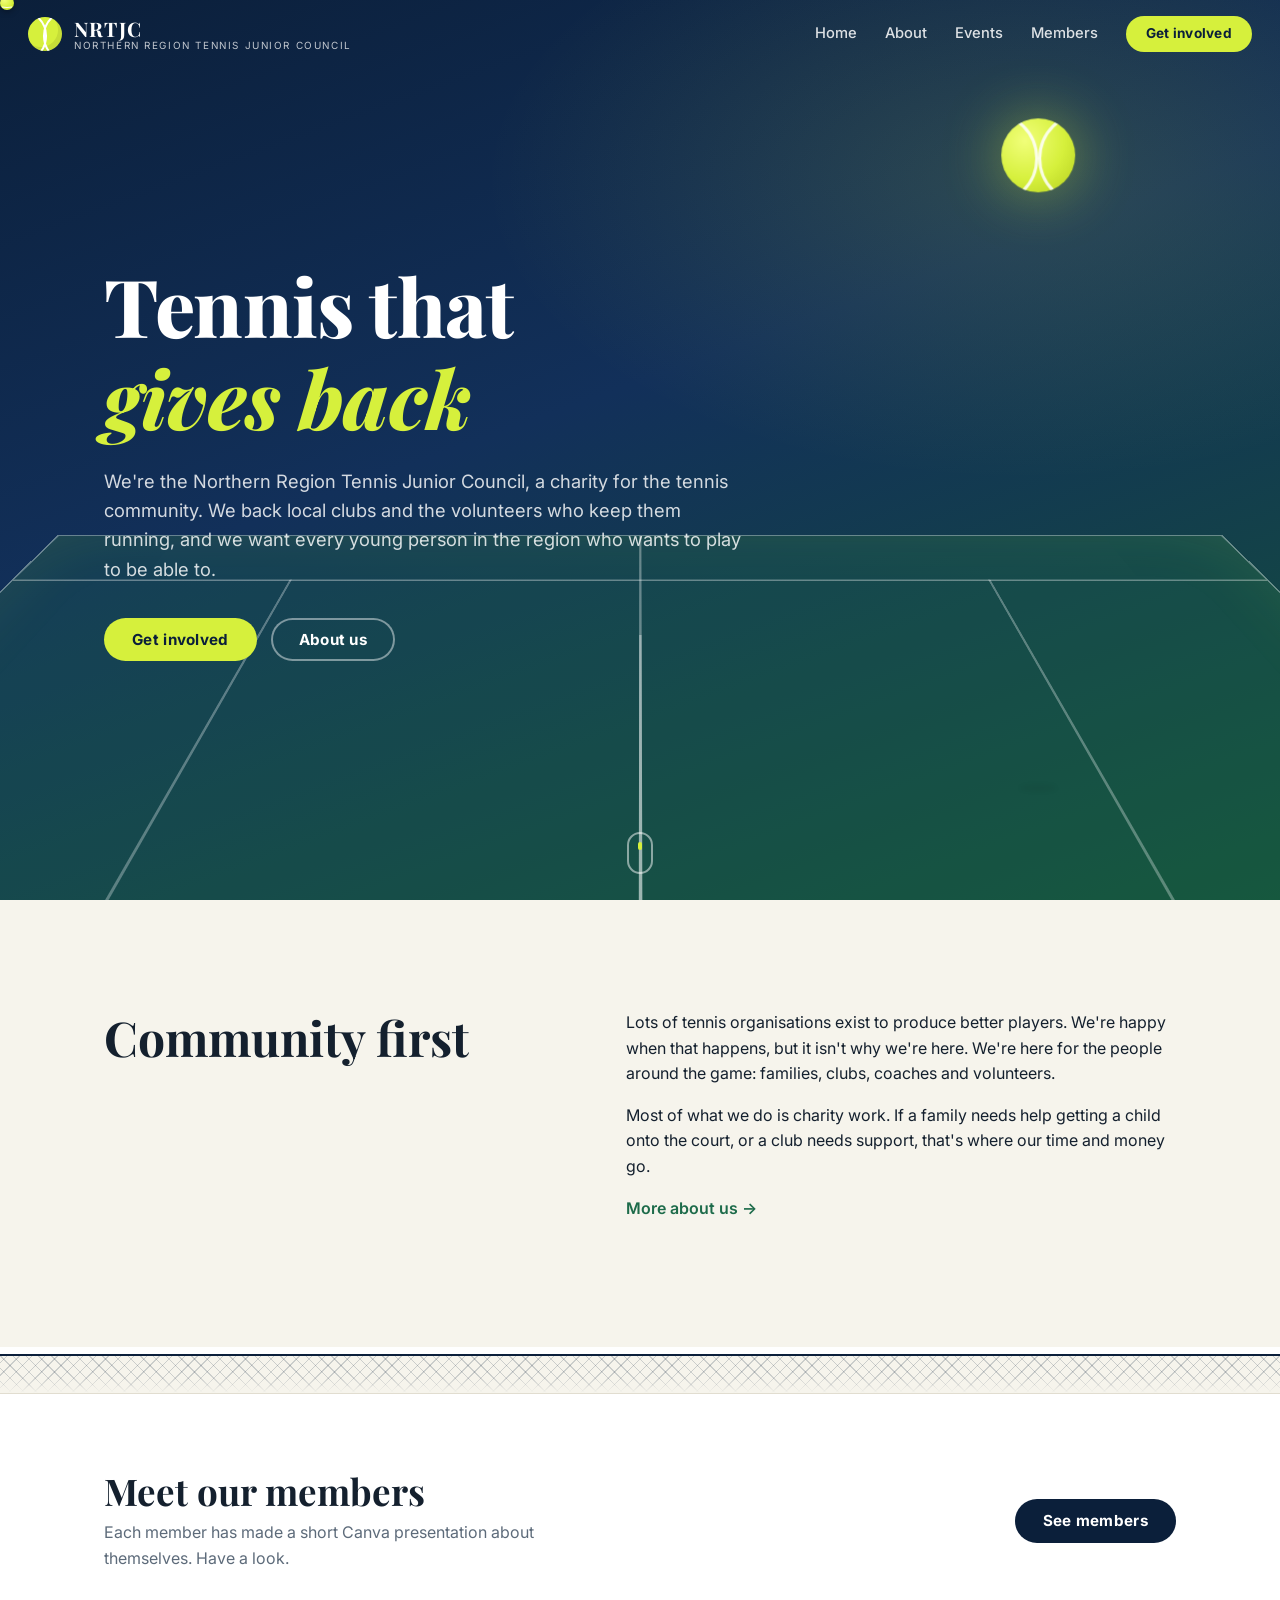
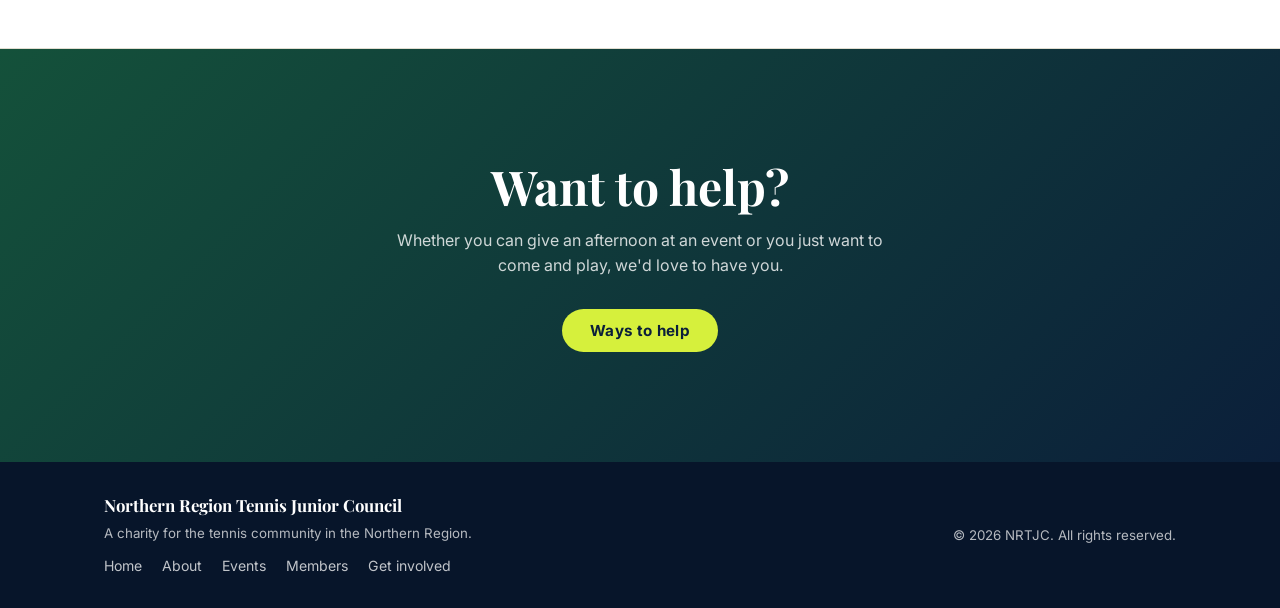
<file: index.html>
<!doctype html>
<html lang="en">
<head>
  <meta charset="utf-8">
  <meta name="viewport" content="width=device-width, initial-scale=1">
  <title>Northern Region Tennis Junior Council</title>
  <meta name="description" content="The Northern Region Tennis Junior Council is a charity for the tennis community in the Northern Region.">
  <link rel="preconnect" href="https://fonts.googleapis.com">
  <link rel="preconnect" href="https://fonts.gstatic.com" crossorigin>
  <link href="https://fonts.googleapis.com/css2?family=Inter:wght@400;500;600;700&family=Playfair+Display:wght@600;700;800&display=swap" rel="stylesheet">
  <link rel="stylesheet" href="styles.css">
</head>
<body data-page="home">
<main>
  <section class="hero hero-simple">
    <div class="court" aria-hidden="true">
      <div class="court-lines"></div>
      <div class="ball"></div>
      <div class="ball-shadow"></div>
    </div>
    <div class="hero-inner">
      <h1>Tennis that <em>gives&nbsp;back</em></h1>
      <p class="lead">We're the Northern Region Tennis Junior Council, a charity for the tennis community. We back local clubs and the volunteers who keep them running, and we want every young person in the region who wants to play to be able to.</p>
      <div class="hero-cta">
        <a href="get-involved.html" class="btn">Get involved</a>
        <a href="about.html" class="btn btn-ghost">About us</a>
      </div>
    </div>
    <a href="#intro" class="scroll-cue" aria-label="Scroll down"><span></span></a>
  </section>

  <section class="section" id="intro">
    <div class="wrap two-col">
      <div class="reveal">
        <h2>Community first</h2>
      </div>
      <div class="reveal">
        <p>Lots of tennis organisations exist to produce better players. We're happy when that happens, but it isn't why we're here. We're here for the people around the game: families, clubs, coaches and volunteers.</p>
        <p>Most of what we do is charity work. If a family needs help getting a child onto the court, or a club needs support, that's where our time and money go.</p>
        <p><a class="text-link" href="about.html">More about us &rarr;</a></p>
      </div>
    </div>
  </section>

  <div class="net" aria-hidden="true"></div>

  <section class="band">
    <div class="wrap split reveal">
      <div><h2>Meet our members</h2><p>Each member has made a short Canva presentation about themselves. Have a look.</p></div>
      <a href="members.html" class="btn btn-navy">See members</a>
    </div>
  </section>

  <section class="section cta">
    <div class="wrap center reveal">
      <h2>Want to help?</h2>
      <p>Whether you can give an afternoon at an event or you just want to come and play, we'd love to have you.</p>
      <a href="get-involved.html" class="btn">Ways to help</a>
    </div>
  </section>
</main>

<script src="site-config.js"></script>
<script src="layout.js"></script>
<script src="fun.js"></script>
</body>
</html>
</file>
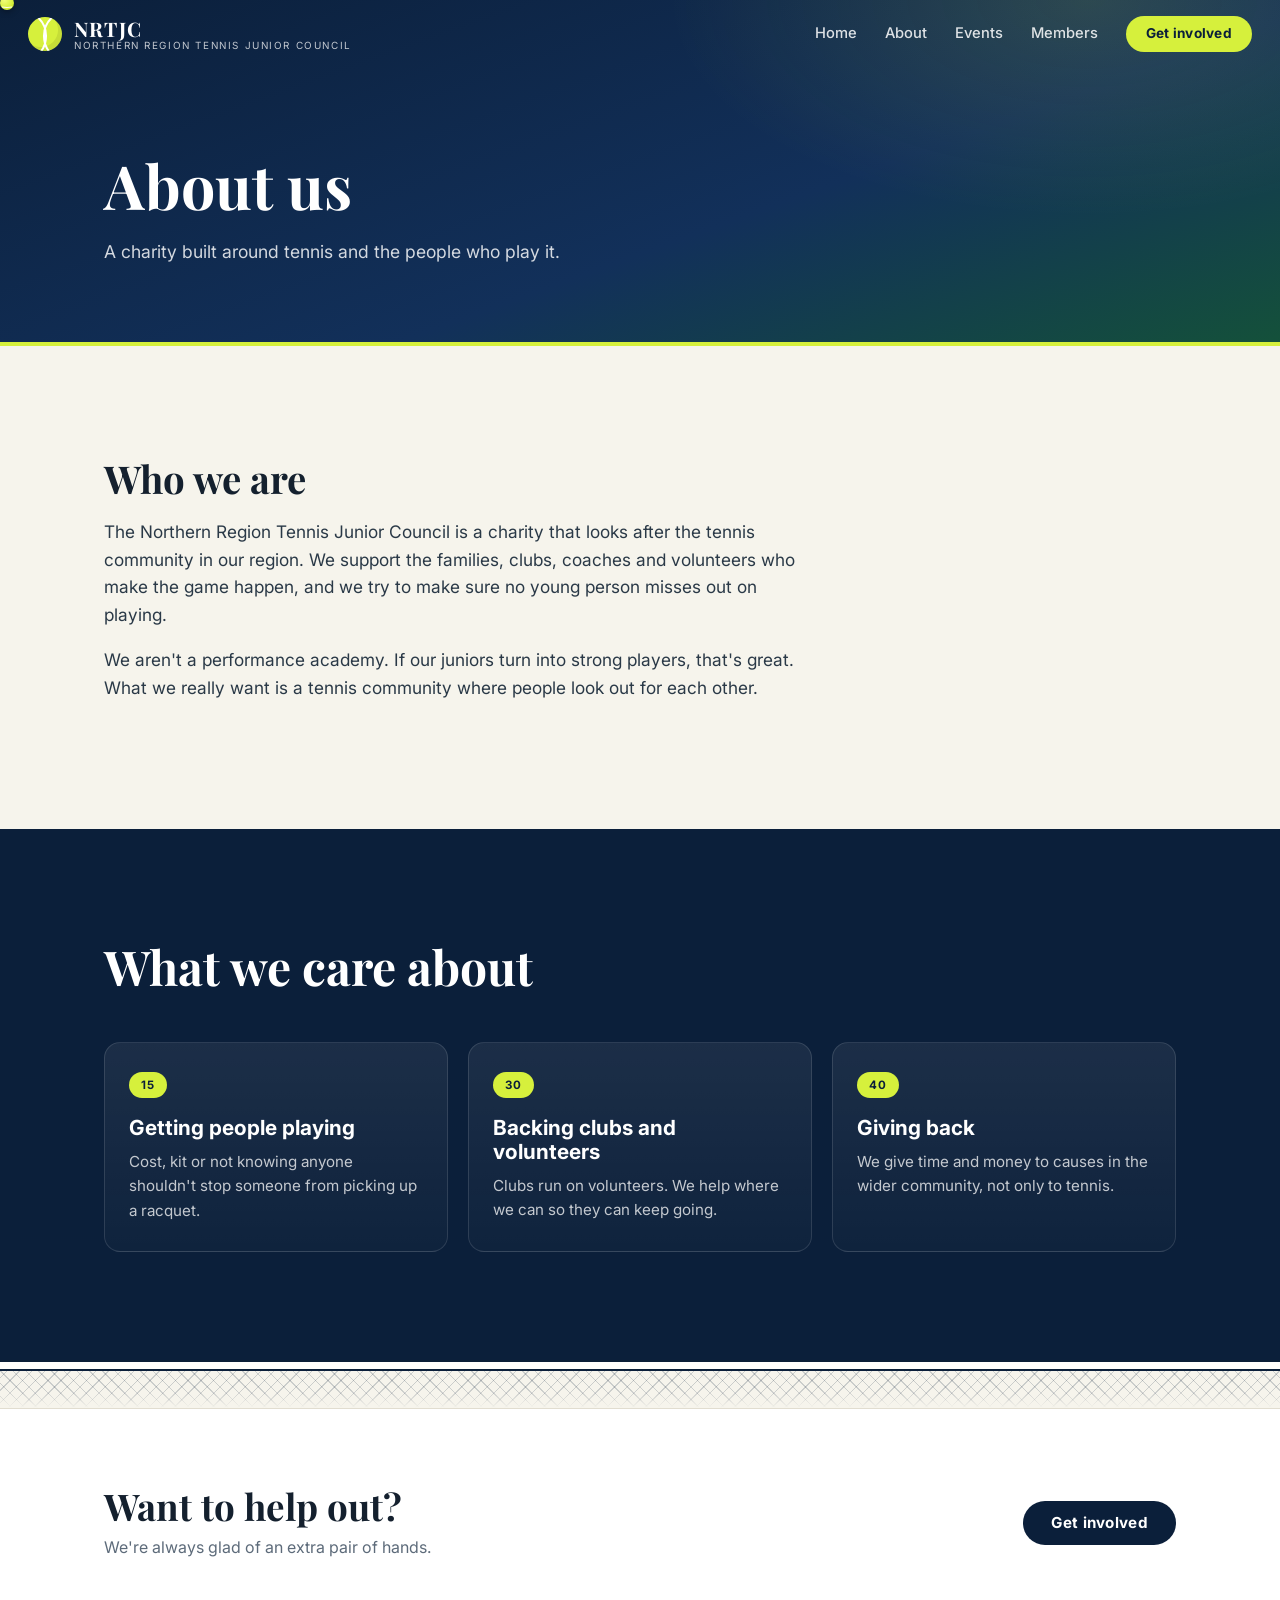
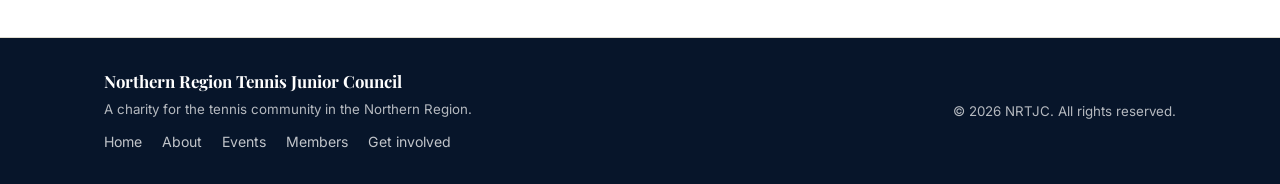
<file: about.html>
<!doctype html>
<html lang="en">
<head>
  <meta charset="utf-8">
  <meta name="viewport" content="width=device-width, initial-scale=1">
  <title>About – Northern Region Tennis Junior Council</title>
  <meta name="description" content="Who the Northern Region Tennis Junior Council is and what we care about.">
  <link rel="preconnect" href="https://fonts.googleapis.com">
  <link rel="preconnect" href="https://fonts.gstatic.com" crossorigin>
  <link href="https://fonts.googleapis.com/css2?family=Inter:wght@400;500;600;700&family=Playfair+Display:wght@600;700;800&display=swap" rel="stylesheet">
  <link rel="stylesheet" href="styles.css">
</head>
<body data-page="about">
<header class="page-hero"><div class="wrap">
  <h1>About us</h1>
  <p>A charity built around tennis and the people who play it.</p>
</div></header>
<main>
  <section class="section">
    <div class="wrap">
      <div class="prose reveal">
        <h2>Who we are</h2>
        <p>The Northern Region Tennis Junior Council is a charity that looks after the tennis community in our region. We support the families, clubs, coaches and volunteers who make the game happen, and we try to make sure no young person misses out on playing.</p>
        <p>We aren't a performance academy. If our juniors turn into strong players, that's great. What we really want is a tennis community where people look out for each other.</p>
      </div>
    </div>
  </section>

  <section class="section dark">
    <div class="wrap">
      <div class="section-head reveal"><h2>What we care about</h2></div>
      <div class="cards" style="grid-template-columns:repeat(3,1fr)">
        <article class="card reveal"><div class="card-tag">15</div><h3>Getting people playing</h3><p>Cost, kit or not knowing anyone shouldn't stop someone from picking up a racquet.</p></article>
        <article class="card reveal"><div class="card-tag">30</div><h3>Backing clubs and volunteers</h3><p>Clubs run on volunteers. We help where we can so they can keep going.</p></article>
        <article class="card reveal"><div class="card-tag">40</div><h3>Giving back</h3><p>We give time and money to causes in the wider community, not only to tennis.</p></article>
      </div>
    </div>
  </section>

  <div class="net" aria-hidden="true"></div>

  <section class="band">
    <div class="wrap split reveal">
      <div><h2>Want to help out?</h2><p>We're always glad of an extra pair of hands.</p></div>
      <a href="get-involved.html" class="btn btn-navy">Get involved</a>
    </div>
  </section>
</main>

<script src="site-config.js"></script>
<script src="layout.js"></script>
<script src="fun.js"></script>
</body>
</html>
</file>
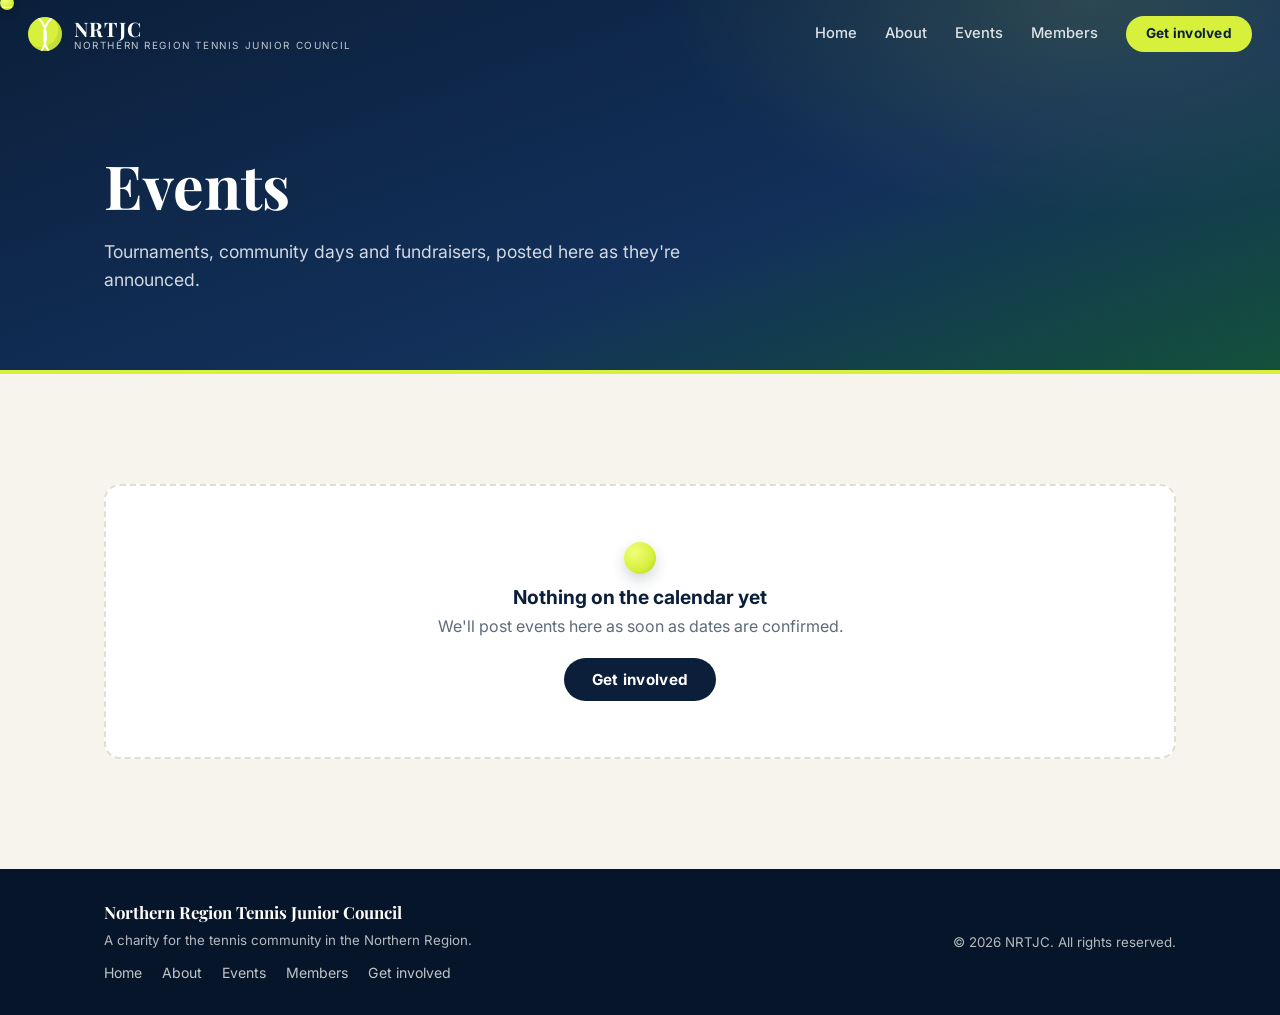
<file: events.html>
<!doctype html>
<html lang="en">
<head>
  <meta charset="utf-8">
  <meta name="viewport" content="width=device-width, initial-scale=1">
  <title>Events – Northern Region Tennis Junior Council</title>
  <meta name="description" content="Upcoming tournaments, community days and fundraisers.">
  <link rel="preconnect" href="https://fonts.googleapis.com">
  <link rel="preconnect" href="https://fonts.gstatic.com" crossorigin>
  <link href="https://fonts.googleapis.com/css2?family=Inter:wght@400;500;600;700&family=Playfair+Display:wght@600;700;800&display=swap" rel="stylesheet">
  <link rel="stylesheet" href="styles.css">
</head>
<body data-page="events">
<header class="page-hero"><div class="wrap">
  <h1>Events</h1>
  <p>Tournaments, community days and fundraisers, posted here as they're announced.</p>
</div></header>
<main>
  <section class="section">
    <div class="wrap">
      <ul class="events" id="eventList"></ul>
      <div class="empty-state reveal" id="eventsEmpty" hidden>
        <div class="ico" aria-hidden="true"></div>
        <h3>Nothing on the calendar yet</h3>
        <p>We'll post events here as soon as dates are confirmed.</p>
        <a href="get-involved.html" class="btn btn-navy">Get involved</a>
      </div>
    </div>
  </section>
</main>

<script src="site-config.js"></script>
<script src="events.js"></script>
<script src="events-page.js"></script>
<script src="layout.js"></script>
<script src="fun.js"></script>
</body>
</html>
</file>
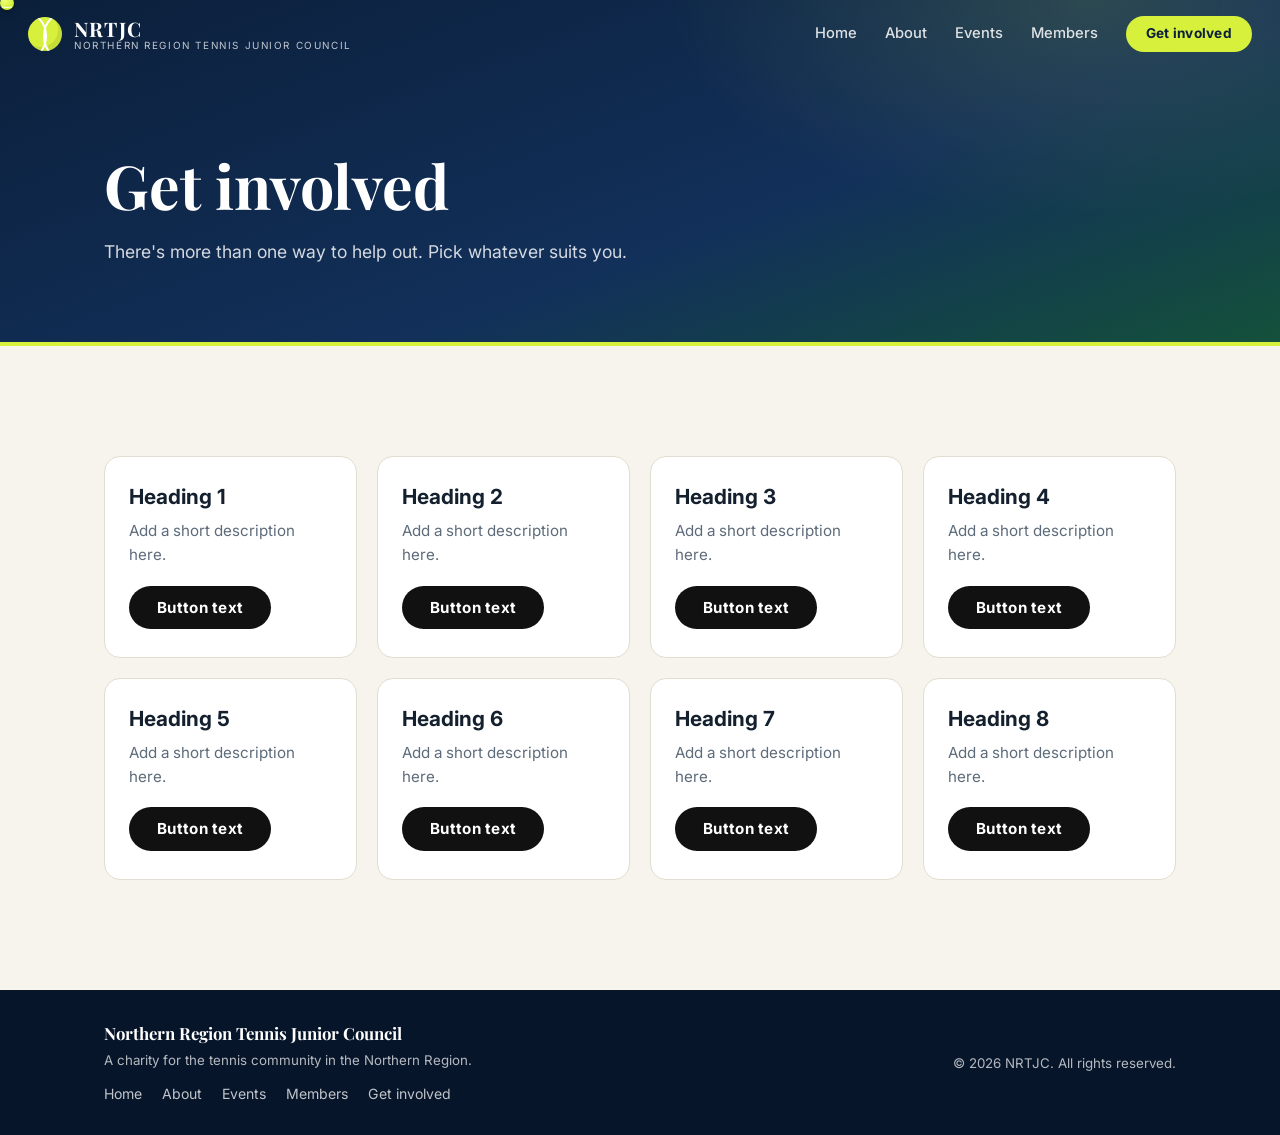
<file: get-involved.html>
<!doctype html>
<html lang="en">
<head>
  <meta charset="utf-8">
  <meta name="viewport" content="width=device-width, initial-scale=1">
  <title>Get involved – Northern Region Tennis Junior Council</title>
  <meta name="description" content="Ways to play, volunteer, donate or partner with the Northern Region Tennis Junior Council.">
  <link rel="preconnect" href="https://fonts.googleapis.com">
  <link rel="preconnect" href="https://fonts.gstatic.com" crossorigin>
  <link href="https://fonts.googleapis.com/css2?family=Inter:wght@400;500;600;700&family=Playfair+Display:wght@600;700;800&display=swap" rel="stylesheet">
  <link rel="stylesheet" href="styles.css">
</head>
<body data-page="involved">
<header class="page-hero"><div class="wrap">
  <h1>Get involved</h1>
  <p>There's more than one way to help out. Pick whatever suits you.</p>
</div></header>
<main>
  <section class="section">
    <div class="wrap">
      <div class="cards light">
        <article class="card reveal"><h3>Heading 1</h3><p>Add a short description here.</p><button type="button" class="btn btn-black">Button text</button></article>
        <article class="card reveal"><h3>Heading 2</h3><p>Add a short description here.</p><button type="button" class="btn btn-black">Button text</button></article>
        <article class="card reveal"><h3>Heading 3</h3><p>Add a short description here.</p><button type="button" class="btn btn-black">Button text</button></article>
        <article class="card reveal"><h3>Heading 4</h3><p>Add a short description here.</p><button type="button" class="btn btn-black">Button text</button></article>
        <article class="card reveal"><h3>Heading 5</h3><p>Add a short description here.</p><button type="button" class="btn btn-black">Button text</button></article>
        <article class="card reveal"><h3>Heading 6</h3><p>Add a short description here.</p><button type="button" class="btn btn-black">Button text</button></article>
        <article class="card reveal"><h3>Heading 7</h3><p>Add a short description here.</p><button type="button" class="btn btn-black">Button text</button></article>
        <article class="card reveal"><h3>Heading 8</h3><p>Add a short description here.</p><button type="button" class="btn btn-black">Button text</button></article>
      </div>
    </div>
  </section>
</main>

<script src="site-config.js"></script>
<script src="layout.js"></script>
<script src="fun.js"></script>
</body>
</html>
</file>
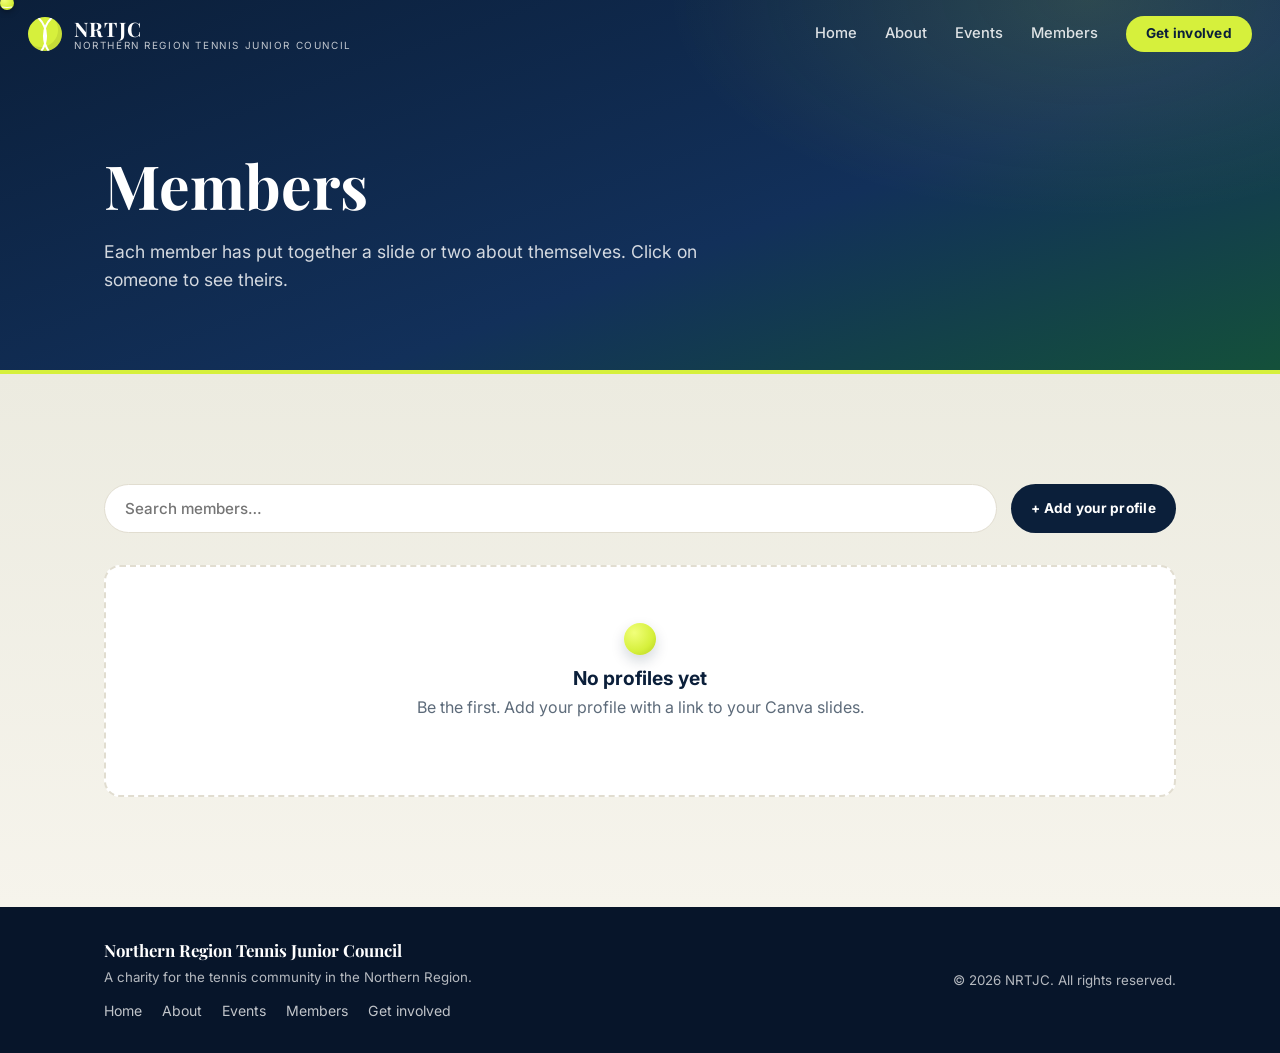
<file: members.html>
<!doctype html>
<html lang="en">
<head>
  <meta charset="utf-8">
  <meta name="viewport" content="width=device-width, initial-scale=1">
  <title>Members – Northern Region Tennis Junior Council</title>
  <meta name="description" content="Our members, and the Canva slides they made about themselves.">
  <link rel="preconnect" href="https://fonts.googleapis.com">
  <link rel="preconnect" href="https://fonts.gstatic.com" crossorigin>
  <link href="https://fonts.googleapis.com/css2?family=Inter:wght@400;500;600;700&family=Playfair+Display:wght@600;700;800&display=swap" rel="stylesheet">
  <link rel="stylesheet" href="styles.css">
</head>
<body data-page="members">
<header class="page-hero"><div class="wrap">
  <h1>Members</h1>
  <p>Each member has put together a slide or two about themselves. Click on someone to see theirs.</p>
</div></header>

<main>
  <section class="section members-section">
    <div class="wrap">
      <div class="toolbar">
        <input type="search" id="search" placeholder="Search members…" aria-label="Search members">
        <button class="btn btn-small" id="addBtn">+ Add your profile</button>
      </div>
      <div class="member-grid" id="memberGrid"></div>
      <div class="empty-state" id="empty" hidden>
        <div class="ico" aria-hidden="true"></div>
        <p id="noMatches" hidden>No members match your search.</p>
        <div id="noMembers" hidden>
          <h3>No profiles yet</h3>
          <p>Be the first. Add your profile with a link to your Canva slides.</p>
        </div>
      </div>
    </div>
  </section>
</main>
<!-- SLIDE VIEWER -->
<div class="modal" id="viewer" role="dialog" aria-modal="true" aria-labelledby="viewerName" hidden>
  <div class="modal-backdrop" data-close></div>
  <div class="modal-panel viewer-panel">
    <button class="modal-close" data-close aria-label="Close">&times;</button>
    <div class="viewer-head">
      <div class="avatar" id="viewerAvatar"></div>
      <div>
        <h3 id="viewerName"></h3>
        <p id="viewerMeta"></p>
      </div>
    </div>
    <div class="viewer-tabs" id="viewerTabs" role="tablist"></div>
    <div class="viewer-stage" id="viewerStage"></div>
  </div>
</div>

<!-- ADD MEMBER -->
<div class="modal" id="addModal" role="dialog" aria-modal="true" aria-labelledby="addTitle" hidden>
  <div class="modal-backdrop" data-close></div>
  <div class="modal-panel form-panel">
    <button class="modal-close" data-close aria-label="Close">&times;</button>
    <h3 id="addTitle">Add your profile</h3>
    <p class="hint">In Canva, open your design → <b>Share</b> → <b>More</b> → <b>Embed</b> (or copy the public view link) and paste it below. You can add one or two slides.</p>
    <form id="addForm" novalidate>
      <label>Name<input name="name" required maxlength="60" autocomplete="off"></label>
      <div class="row">
        <label>Age group / role<input name="role" placeholder="e.g. Player, Volunteer" maxlength="40"></label>
        <label>Club<input name="club" placeholder="Your tennis club" maxlength="40"></label>
      </div>
      <label>Slide 1 title<input name="t1" placeholder="Title for your first slide" maxlength="50"></label>
      <label>Slide 1 Canva link<input name="u1" placeholder="https://www.canva.com/design/…" inputmode="url"></label>
      <label>Slide 2 title (optional)<input name="t2" placeholder="Title for your second slide" maxlength="50"></label>
      <label>Slide 2 Canva link (optional)<input name="u2" placeholder="https://www.canva.com/design/…" inputmode="url"></label>
      <p class="error" id="formError" role="alert" hidden></p>
      <div class="form-actions">
        <button type="button" class="btn btn-ghost-dark" data-close>Cancel</button>
        <button type="submit" class="btn">Save profile</button>
      </div>
      <p class="hint small">Profiles added here are saved in this browser only. To publish one for everyone, add it to <code>members.js</code>.</p>
    </form>
  </div>
</div>


<script src="site-config.js"></script>
<script src="members.js"></script>
<script src="app.js"></script>
<script src="layout.js"></script>
<script src="fun.js"></script>
</body>
</html>
</file>
<file: styles.css>
:root {
  --navy: #0b1f3a;
  --navy-2: #12305a;
  --court: #1d6b4a;
  --court-2: #14513a;
  --ball: #d6f03c;
  --ball-dark: #b5cf1f;
  --cream: #f6f4ec;
  --ink: #14202e;
  --muted: #5d6b7a;
  --line: #e1ddd0;
  --white: #fff;
  --radius: 16px;
  --shadow: 0 18px 40px -18px rgba(11, 31, 58, .35);
  --serif: "Playfair Display", Georgia, serif;
  --sans: "Inter", system-ui, -apple-system, "Segoe UI", sans-serif;
}

* { box-sizing: border-box; }
html { scroll-behavior: smooth; scroll-padding-top: 72px; }
body {
  margin: 0; font-family: var(--sans); color: var(--ink); background: var(--cream);
  line-height: 1.6; -webkit-font-smoothing: antialiased;
}
h1, h2, h3 { font-family: var(--serif); line-height: 1.15; margin: 0; }
h3 { font-family: var(--sans); font-weight: 700; }
p { margin: 0 0 1em; }
a { color: inherit; }
img { max-width: 100%; }
[hidden] { display: none !important; }

.wrap { max-width: 1120px; margin: 0 auto; padding: 0 24px; }
.center { text-align: center; }

/* ---------- Buttons ---------- */
.btn {
  display: inline-block; background: var(--ball); color: var(--navy); font-weight: 700;
  padding: 14px 28px; border-radius: 999px; text-decoration: none; border: 0; cursor: pointer;
  font: 700 .95rem/1 var(--sans); letter-spacing: .02em;
  transition: transform .2s, box-shadow .2s, background .2s;
}
.btn:hover { transform: translateY(-2px); background: #e4ff4a; box-shadow: 0 10px 24px -8px rgba(214, 240, 60, .6); }
.btn-small { padding: 11px 20px; font-size: .85rem; }
.btn-ghost { background: transparent; color: var(--white); box-shadow: inset 0 0 0 2px rgba(255,255,255,.45); }
.btn-ghost:hover { background: rgba(255,255,255,.1); box-shadow: inset 0 0 0 2px var(--white); }
.btn-ghost-dark { background: transparent; color: var(--navy); box-shadow: inset 0 0 0 2px var(--line); }
.btn-ghost-dark:hover { background: var(--cream); box-shadow: inset 0 0 0 2px var(--navy); }

/* ---------- Nav ---------- */
.nav {
  position: fixed; inset: 0 0 auto 0; z-index: 50; height: 68px;
  display: flex; align-items: center; justify-content: space-between; padding: 0 28px;
  background: rgba(11, 31, 58, .0); transition: background .3s, box-shadow .3s;
}
.nav.scrolled { background: rgba(11, 31, 58, .96); backdrop-filter: blur(8px); box-shadow: 0 6px 24px rgba(0,0,0,.2); }
.brand { display: flex; align-items: center; gap: 12px; text-decoration: none; color: var(--white); }
.brand-mark {
  width: 34px; height: 34px; border-radius: 50%; background: var(--ball); position: relative; flex: none;
  box-shadow: inset -4px -4px 0 rgba(0,0,0,.08);
}
.brand-mark::before, .brand-mark::after {
  content: ""; position: absolute; width: 140%; height: 140%; border: 2px solid var(--white); border-radius: 50%;
}
.brand-mark::before { left: -95%; top: -20%; }
.brand-mark::after { right: -95%; top: -20%; }
.brand-mark { overflow: hidden; }
.brand-text { display: flex; flex-direction: column; line-height: 1.1; }
.brand-text strong { font-family: var(--serif); font-size: 1.25rem; letter-spacing: .06em; }
.brand-text small { font-size: .62rem; text-transform: uppercase; letter-spacing: .16em; opacity: .75; }
#navLinks { display: flex; align-items: center; gap: 28px; }
#navLinks a:not(.btn) { color: var(--white); text-decoration: none; font-weight: 500; font-size: .92rem; opacity: .85; position: relative; }
#navLinks a:not(.btn):hover { opacity: 1; }
#navLinks a:not(.btn)::after {
  content: ""; position: absolute; left: 0; bottom: -6px; height: 2px; width: 0; background: var(--ball); transition: width .25s;
}
#navLinks a:not(.btn):hover::after { width: 100%; }
.nav-toggle { display: none; background: none; border: 0; width: 40px; height: 40px; cursor: pointer; position: relative; }
.nav-toggle span { position: absolute; left: 9px; right: 9px; height: 2px; background: var(--white); transition: transform .25s, top .25s; }
.nav-toggle span:first-child { top: 15px; }
.nav-toggle span:last-child { top: 23px; }
.nav-toggle[aria-expanded="true"] span:first-child { top: 19px; transform: rotate(45deg); }
.nav-toggle[aria-expanded="true"] span:last-child { top: 19px; transform: rotate(-45deg); }

/* ---------- Hero ---------- */
.hero {
  position: relative; min-height: 100vh; display: flex; align-items: center; overflow: hidden; color: var(--white);
  background:
    radial-gradient(900px 500px at 80% 20%, rgba(214,240,60,.14), transparent 60%),
    linear-gradient(160deg, var(--navy) 0%, var(--navy-2) 45%, var(--court-2) 100%);
}
.court { position: absolute; inset: 0; perspective: 900px; pointer-events: none; }
.court-lines {
  position: absolute; left: 50%; bottom: -35%; width: 130%; aspect-ratio: 1.9; transform: translateX(-50%) rotateX(62deg);
  border: 3px solid rgba(255,255,255,.35); background: rgba(29,107,74,.25);
  background-image:
    linear-gradient(rgba(255,255,255,.35), rgba(255,255,255,.35)),
    linear-gradient(rgba(255,255,255,.35), rgba(255,255,255,.35)),
    linear-gradient(rgba(255,255,255,.35), rgba(255,255,255,.35)),
    linear-gradient(rgba(255,255,255,.35), rgba(255,255,255,.35));
  background-repeat: no-repeat;
  background-size: 3px 100%, 100% 3px, 100% 3px, 3px 50%;
  background-position: 50% 0, 0 12%, 0 88%, 50% 50%;
  /* service lines & centre mark */
  box-shadow: 0 0 120px rgba(214,240,60,.08) inset;
}
.court-lines::before {
  content: ""; position: absolute; left: 22%; right: 22%; top: 12%; bottom: 12%;
  border-left: 3px solid rgba(255,255,255,.3); border-right: 3px solid rgba(255,255,255,.3);
}
.ball {
  position: absolute; right: 14%; top: 22%; width: 74px; height: 74px; border-radius: 50%;
  background: radial-gradient(circle at 32% 30%, #f1ff7a, var(--ball) 55%, var(--ball-dark));
  box-shadow: 0 0 60px rgba(214,240,60,.45);
  animation: bounce 2.6s cubic-bezier(.3,0,.4,1) infinite;
}
.ball::before, .ball::after {
  content: ""; position: absolute; width: 120%; height: 120%; border: 3px solid rgba(255,255,255,.85); border-radius: 50%;
}
.ball::before { left: -78%; top: -10%; }
.ball::after { right: -78%; top: -10%; }
.ball { overflow: hidden; }
.ball-shadow {
  position: absolute; right: calc(14% - 6px); top: 62%; width: 86px; height: 16px; border-radius: 50%;
  background: rgba(0,0,0,.35); filter: blur(6px); animation: shadow 2.6s cubic-bezier(.3,0,.4,1) infinite;
}
@keyframes bounce {
  0%, 100% { transform: translateY(300px) scale(1, .92); animation-timing-function: cubic-bezier(.2,.7,.4,1); }
  50% { transform: translateY(0) scale(1); animation-timing-function: cubic-bezier(.6,0,.8,.3); }
}
@keyframes shadow { 0%, 100% { transform: scale(1); opacity: .55; } 50% { transform: scale(.55); opacity: .2; } }

.hero-inner { position: relative; max-width: 1120px; margin: 0 auto; padding: 120px 24px 100px; width: 100%; }
.hero h1 { font-size: clamp(2.5rem, 6.4vw, 5rem); font-weight: 800; max-width: 14ch; letter-spacing: -.01em; }
.hero h1 em { font-style: italic; color: var(--ball); }
.lead { max-width: 54ch; font-size: 1.15rem; margin: 24px 0 34px; color: rgba(255,255,255,.82); }
.eyebrow {
  text-transform: uppercase; letter-spacing: .24em; font-size: .74rem; font-weight: 700; color: var(--ball);
  display: flex; align-items: center; gap: 12px; margin-bottom: 18px;
}
.eyebrow::before { content: ""; width: 34px; height: 2px; background: currentColor; }
.eyebrow.dark { color: var(--court); }
.hero-cta { display: flex; flex-wrap: wrap; gap: 14px; }
.scroll-cue {
  position: absolute; left: 50%; bottom: 26px; width: 26px; height: 42px; border: 2px solid rgba(255,255,255,.5);
  border-radius: 14px; transform: translateX(-50%);
}
.scroll-cue span { position: absolute; left: 50%; top: 8px; width: 4px; height: 8px; margin-left: -2px; border-radius: 2px; background: var(--ball); animation: cue 1.6s infinite; }
@keyframes cue { 0% { opacity: 1; transform: translateY(0); } 100% { opacity: 0; transform: translateY(14px); } }

/* ---------- Sections ---------- */
.section { padding: 110px 0; }
.section.dark { background: var(--navy); color: var(--white); }
.section-head { max-width: 640px; margin-bottom: 48px; }
.section-head h2, .two-col h2 { font-size: clamp(2rem, 4vw, 3rem); }
.section-head .sub { margin: 16px 0 0; color: var(--muted); }
.two-col { display: grid; grid-template-columns: 1fr 1.2fr; gap: 64px; align-items: start; }
.pillars { list-style: none; padding: 0; margin: 32px 0 0; display: grid; gap: 22px; }
.pillars li { display: flex; gap: 20px; padding-top: 22px; border-top: 1px solid var(--line); }
.pillars li > span { font-family: var(--serif); font-size: 1.6rem; color: var(--court); font-weight: 700; }
.pillars h3 { margin-bottom: 2px; }
.pillars p { margin: 0; color: var(--muted); }

.cards { display: grid; grid-template-columns: repeat(4, 1fr); gap: 20px; }
.card {
  background: linear-gradient(180deg, rgba(255,255,255,.07), rgba(255,255,255,.02));
  border: 1px solid rgba(255,255,255,.12); border-radius: var(--radius); padding: 28px 24px; position: relative; overflow: hidden;
  transition: transform .3s, border-color .3s;
}
.card::after { content: ""; position: absolute; left: 0; bottom: 0; height: 3px; width: 0; background: var(--ball); transition: width .4s; }
.card:hover { transform: translateY(-6px); border-color: rgba(214,240,60,.5); }
.card:hover::after { width: 100%; }
.card-tag { display: inline-block; background: var(--ball); color: var(--navy); font-size: .72rem; font-weight: 700; padding: 4px 12px; border-radius: 999px; letter-spacing: .08em; margin-bottom: 18px; }
.card h3 { font-size: 1.3rem; margin-bottom: 10px; }
.card p { color: rgba(255,255,255,.75); margin: 0; font-size: .95rem; }

/* ---------- Events ---------- */
.events { list-style: none; margin: 0; padding: 0; display: grid; gap: 14px; }
.events li {
  display: flex; align-items: center; gap: 24px; background: var(--white); border-radius: var(--radius);
  padding: 20px 26px; border: 1px solid var(--line); transition: transform .25s, box-shadow .25s;
}
.events li:hover { transform: translateX(6px); box-shadow: var(--shadow); }
.events time { display: flex; flex-direction: column; align-items: center; min-width: 64px; background: var(--navy); color: var(--white); border-radius: 12px; padding: 8px 6px; line-height: 1.1; }
.events time b { font-size: .68rem; letter-spacing: .16em; color: var(--ball); }
.events time span { font-family: var(--serif); font-size: 1.7rem; font-weight: 700; }
.events li > div { flex: 1; }
.events h3 { font-size: 1.1rem; }
.events p { margin: 2px 0 0; color: var(--muted); font-size: .92rem; }
.chip { font-size: .75rem; font-weight: 700; padding: 6px 14px; border-radius: 999px; background: rgba(29,107,74,.12); color: var(--court-2); white-space: nowrap; }
.chip.alt { background: rgba(11,31,58,.08); color: var(--navy-2); }

/* ---------- Members ---------- */
.members-section { background: linear-gradient(180deg, #ecebe0, var(--cream)); }
.toolbar { display: flex; gap: 14px; margin-bottom: 32px; flex-wrap: wrap; }
.toolbar input {
  flex: 1; min-width: 220px; padding: 14px 20px; border-radius: 999px; border: 1px solid var(--line);
  font: 500 .95rem var(--sans); background: var(--white); outline: none; transition: border-color .2s, box-shadow .2s;
}
.toolbar input:focus { border-color: var(--court); box-shadow: 0 0 0 4px rgba(29,107,74,.15); }
.toolbar .btn { background: var(--navy); color: var(--white); }
.toolbar .btn:hover { background: var(--navy-2); box-shadow: 0 10px 24px -8px rgba(11,31,58,.5); }

.member-grid { display: grid; grid-template-columns: repeat(auto-fill, minmax(260px, 1fr)); gap: 22px; }
.member {
  background: var(--white); border-radius: var(--radius); border: 1px solid var(--line); overflow: hidden; cursor: pointer;
  text-align: left; padding: 0; font: inherit; color: inherit; display: flex; flex-direction: column;
  transition: transform .3s, box-shadow .3s; position: relative;
}
.member:hover, .member:focus-visible { transform: translateY(-6px); box-shadow: var(--shadow); outline: none; }
.member:focus-visible { box-shadow: 0 0 0 3px var(--court), var(--shadow); }
.member-top { height: 96px; position: relative; background: linear-gradient(135deg, var(--navy), var(--court)); }
.member-top::after {
  content: ""; position: absolute; inset: 0; opacity: .25;
  background: repeating-linear-gradient(90deg, transparent 0 38px, rgba(255,255,255,.5) 38px 40px);
}
.avatar {
  width: 72px; height: 72px; border-radius: 50%; display: grid; place-items: center; flex: none;
  font: 800 1.5rem var(--serif); color: var(--navy); background: var(--ball); border: 4px solid var(--white);
}
.member .avatar { position: absolute; left: 22px; bottom: -36px; z-index: 1; }
.member-body { padding: 48px 22px 22px; flex: 1; display: flex; flex-direction: column; }
.member h3 { font-size: 1.15rem; }
.member .meta { color: var(--muted); font-size: .88rem; margin: 2px 0 16px; }
.member-foot { margin-top: auto; display: flex; align-items: center; justify-content: space-between; font-size: .82rem; font-weight: 600; color: var(--court-2); }
.member-foot .arrow { transition: transform .25s; }
.member:hover .arrow { transform: translateX(5px); }
.slide-dots { display: flex; gap: 6px; }
.slide-dots i { width: 10px; height: 10px; border-radius: 50%; background: var(--line); }
.slide-dots i.on { background: var(--ball-dark); }
.remove-btn {
  position: absolute; top: 10px; right: 10px; z-index: 2; background: rgba(0,0,0,.45); color: var(--white); border: 0;
  border-radius: 999px; font: 600 .7rem var(--sans); padding: 5px 10px; cursor: pointer;
}
.remove-btn:hover { background: #b3261e; }
.badge-local { position: absolute; top: 10px; left: 12px; z-index: 2; font-size: .66rem; font-weight: 700; letter-spacing: .1em; text-transform: uppercase; color: var(--navy); background: var(--ball); padding: 3px 9px; border-radius: 999px; }
.empty { text-align: center; color: var(--muted); padding: 40px 0; }

/* ---------- CTA / footer ---------- */
.cta { background: linear-gradient(135deg, var(--court-2), var(--navy)); color: var(--white); }
.cta h2 { font-size: clamp(2rem, 4vw, 3rem); margin-bottom: 14px; }
.cta p { max-width: 52ch; margin: 0 auto 30px; color: rgba(255,255,255,.8); }
.footer { background: #07152a; color: rgba(255,255,255,.7); padding: 30px 0; }
.footer-in { display: flex; justify-content: space-between; gap: 20px; flex-wrap: wrap; align-items: center; }
.footer strong { color: var(--white); font-family: var(--serif); font-size: 1.05rem; }

/* ---------- Modals ---------- */
.modal { position: fixed; inset: 0; z-index: 100; display: grid; place-items: center; padding: 20px; animation: fade .2s; }
.modal-backdrop { position: absolute; inset: 0; background: rgba(7,21,42,.82); backdrop-filter: blur(4px); }
.modal-panel {
  position: relative; background: var(--white); border-radius: 20px; width: 100%; max-height: calc(100vh - 40px);
  overflow: auto; box-shadow: 0 40px 90px rgba(0,0,0,.5); animation: pop .3s cubic-bezier(.2,.8,.3,1.2);
}
@keyframes fade { from { opacity: 0; } }
@keyframes pop { from { opacity: 0; transform: translateY(24px) scale(.96); } }
.modal-close {
  position: absolute; top: 14px; right: 16px; z-index: 3; width: 38px; height: 38px; border-radius: 50%; border: 0;
  background: rgba(11,31,58,.08); font-size: 1.6rem; line-height: 1; cursor: pointer; color: var(--navy);
}
.modal-close:hover { background: var(--ball); }

.viewer-panel { max-width: 1040px; padding: 26px 26px 26px; display: flex; flex-direction: column; }
.viewer-head { display: flex; align-items: center; gap: 16px; padding-right: 50px; margin-bottom: 18px; }
.viewer-head .avatar { width: 58px; height: 58px; font-size: 1.2rem; border: 0; }
.viewer-head h3 { font-size: 1.3rem; font-family: var(--serif); }
.viewer-head p { margin: 0; color: var(--muted); font-size: .92rem; }
.viewer-tabs { display: flex; gap: 8px; margin-bottom: 14px; flex-wrap: wrap; }
.viewer-tabs button {
  border: 1px solid var(--line); background: var(--cream); padding: 9px 18px; border-radius: 999px; cursor: pointer;
  font: 600 .86rem var(--sans); color: var(--navy); transition: all .2s;
}
.viewer-tabs button[aria-selected="true"] { background: var(--navy); color: var(--white); border-color: var(--navy); }
.viewer-stage {
  position: relative; width: 100%; aspect-ratio: 16 / 9; background: var(--cream); border-radius: 12px; overflow: hidden; border: 1px solid var(--line);
}
.viewer-stage iframe { position: absolute; inset: 0; width: 100%; height: 100%; border: 0; }
.stage-msg { position: absolute; inset: 0; display: grid; place-content: center; text-align: center; padding: 24px; color: var(--muted); }
.stage-msg .ico { font-size: 2.4rem; margin-bottom: 6px; }
.stage-msg b { color: var(--navy); }
.stage-loading::before {
  content: ""; position: absolute; left: 50%; top: 50%; width: 34px; height: 34px; margin: -17px; border-radius: 50%;
  border: 3px solid var(--line); border-top-color: var(--court); animation: spin .8s linear infinite;
}
@keyframes spin { to { transform: rotate(360deg); } }

.form-panel { max-width: 560px; padding: 34px 32px 28px; }
.form-panel h3 { font: 700 1.6rem var(--serif); margin-bottom: 8px; }
.hint { color: var(--muted); font-size: .9rem; }
.hint.small { font-size: .78rem; margin: 18px 0 0; }
.hint code { background: var(--cream); padding: 1px 6px; border-radius: 4px; }
.form-panel form { display: grid; gap: 14px; margin-top: 18px; }
.form-panel label { display: grid; gap: 6px; font-size: .8rem; font-weight: 700; color: var(--navy); text-transform: uppercase; letter-spacing: .06em; }
.form-panel input {
  padding: 12px 14px; border: 1px solid var(--line); border-radius: 10px; font: 400 .95rem var(--sans);
  text-transform: none; letter-spacing: 0; color: var(--ink); outline: none;
}
.form-panel input:focus { border-color: var(--court); box-shadow: 0 0 0 4px rgba(29,107,74,.15); }
.row { display: grid; grid-template-columns: 1fr 1fr; gap: 14px; }
.error { color: #b3261e; background: #fdecea; padding: 10px 14px; border-radius: 10px; font-size: .88rem; margin: 0; }
.form-actions { display: flex; justify-content: flex-end; gap: 10px; margin-top: 6px; }

/* ---------- Reveal on scroll ---------- */
.reveal { opacity: 0; transform: translateY(26px); transition: opacity .7s ease, transform .7s ease; }
.reveal.in { opacity: 1; transform: none; }

/* ---------- Responsive ---------- */
@media (max-width: 900px) {
  .cards { grid-template-columns: repeat(2, 1fr); }
  .two-col { grid-template-columns: 1fr; gap: 28px; }
  .ball { right: 8%; width: 56px; height: 56px; }
  .ball-shadow { right: 8%; }
}
@media (max-width: 720px) {
  .nav-toggle { display: block; }
  #navLinks {
    position: absolute; top: 68px; left: 0; right: 0; flex-direction: column; align-items: stretch; gap: 0;
    background: rgba(11,31,58,.98); padding: 8px 24px 20px; display: none;
  }
  #navLinks.open { display: flex; }
  #navLinks a { padding: 14px 0; border-bottom: 1px solid rgba(255,255,255,.1); }
  #navLinks .btn { text-align: center; margin-top: 14px; border: 0; }
  .nav { background: rgba(11,31,58,.96); }
  .section { padding: 80px 0; }
  .cards { grid-template-columns: 1fr; }
  .events li { flex-wrap: wrap; gap: 14px; padding: 18px; }
  .row { grid-template-columns: 1fr; }
  .viewer-panel { padding: 18px 14px; }
  .form-panel { padding: 28px 20px 22px; }
  .hero-inner { padding-top: 110px; }
  .ball { top: 14%; }
}
@media (prefers-reduced-motion: reduce) {
  *, *::before, *::after { animation: none !important; transition: none !important; }
  html { scroll-behavior: auto; }
  .reveal { opacity: 1; transform: none; }
}

/* ---------- Multi-page additions ---------- */
.nav a[aria-current="page"]:not(.btn)::after { width: 100%; }
.nav a[aria-current="page"]:not(.btn) { opacity: 1; }
.page-hero {
  color: var(--white); padding: 150px 0 80px; position: relative; overflow: hidden;
  background:
    radial-gradient(700px 360px at 85% 0%, rgba(214,240,60,.14), transparent 60%),
    linear-gradient(160deg, var(--navy), var(--navy-2) 60%, var(--court-2));
}
.page-hero::after {
  content: ""; position: absolute; left: 0; right: 0; bottom: 0; height: 4px; background: var(--ball);
}
.page-hero h1 { font-size: clamp(2.2rem, 5vw, 3.8rem); max-width: 18ch; }
.page-hero p { max-width: 58ch; color: rgba(255,255,255,.82); font-size: 1.1rem; margin: 18px 0 0; }
/* fill the whole screen; svh keeps it exact on phones where the browser bar resizes */
.hero-simple { min-height: 100vh; min-height: 100svh; }

.values { display: grid; grid-template-columns: repeat(3, 1fr); gap: 22px; }
.value {
  background: var(--white); border: 1px solid var(--line); border-radius: var(--radius); padding: 30px 26px;
  transition: transform .3s, box-shadow .3s;
}
.value:hover { transform: translateY(-6px); box-shadow: var(--shadow); }
.value .n { font-family: var(--serif); color: var(--court); font-size: 1.8rem; font-weight: 700; }
.value h3 { margin: 6px 0 8px; font-size: 1.2rem; }
.value p { margin: 0; color: var(--muted); }

.prose { max-width: 720px; }
.prose h2 { font-size: clamp(1.8rem, 3.4vw, 2.4rem); margin-bottom: 18px; }
.prose p { font-size: 1.08rem; color: #2a3947; }

.band { background: var(--white); border-top: 1px solid var(--line); border-bottom: 1px solid var(--line); }
.split { display: flex; justify-content: space-between; align-items: center; gap: 28px; flex-wrap: wrap; }
.split h2 { font-size: clamp(1.7rem, 3vw, 2.3rem); }
.split p { margin: 8px 0 0; color: var(--muted); max-width: 52ch; }
.btn-navy { background: var(--navy); color: var(--white); }
.btn-navy:hover { background: var(--navy-2); box-shadow: 0 10px 24px -8px rgba(11,31,58,.5); }

.empty-state {
  text-align: center; background: var(--white); border: 2px dashed var(--line); border-radius: var(--radius);
  padding: 56px 24px; color: var(--muted);
}
.empty-state .ico { font-size: 2.4rem; }
.empty-state h3 { color: var(--navy); font-size: 1.2rem; margin: 6px 0; }
.empty-state p { margin: 0 auto 18px; max-width: 46ch; }

.events .chip:empty { display: none; }
.cards.light .card { background: var(--white); border-color: var(--line); color: var(--ink); }
.cards.light .card p { color: var(--muted); }
.cards.light .card:hover { border-color: var(--court); }
.cards.light .card::after { background: var(--court); }
.card .btn { margin-top: 16px; }

.footer-links { display: flex; gap: 20px; flex-wrap: wrap; margin-top: 10px; }
.footer-links a { color: rgba(255,255,255,.75); text-decoration: none; font-size: .88rem; }
.footer-links a:hover { color: var(--ball); }

@media (max-width: 900px) { .values { grid-template-columns: 1fr; } }

/* ---------- Motion (deliberately restrained) ---------- */
/* hero ball is driven by fun.js; without JS the CSS bounce above still runs */
.ball.live {
  left: 0; top: 0; right: auto; z-index: 3; animation: none; pointer-events: none;
  will-change: transform; transform: translate(-200px, -200px);
}
.ball-shadow.live { left: 0; top: 0; right: auto; animation: none; z-index: 2; will-change: transform; transform: translate(-200px, -200px); }
.ripple {
  position: absolute; width: 96px; height: 24px; margin: -12px 0 0 -48px; border-radius: 50%; z-index: 1; pointer-events: none;
  border: 2px solid rgba(214,240,60,.7);
}

/* court lines draw in, and redraw when the hero comes back into view */
.court-lines { animation: courtIn 1.6s cubic-bezier(.2,.7,.2,1) both; }
@keyframes courtIn { from { opacity: 0; transform: translateX(-50%) rotateX(62deg) translateY(60px) scale(.94); } }
.hero.out .court-lines { animation: none; opacity: 0; }

/* thin scroll line with a rolling ball */
.progress { position: fixed; z-index: 60; left: 0; right: 0; top: 0; height: 14px; pointer-events: none; }
.progress i { position: absolute; left: 0; top: 0; height: 3px; background: var(--ball); }
.progress b {
  position: absolute; top: -4px; left: 0; width: 14px; height: 14px; border-radius: 50%;
  background: radial-gradient(circle at 32% 30%, #f1ff7a, var(--ball) 60%, var(--ball-dark));
  box-shadow: 0 2px 6px rgba(0,0,0,.3);
}
.progress b::before {
  content: ""; position: absolute; inset: 2px -5px; border: 1.5px solid rgba(255,255,255,.9); border-radius: 50%;
  clip-path: inset(0 7px);
}

/* logo ball spins on hover */
.brand-mark { transition: transform .7s cubic-bezier(.2,.8,.3,1); }
.brand:hover .brand-mark { transform: rotate(360deg); }

.btn:active { transform: scale(.97); }

.text-link { color: var(--court); font-weight: 600; text-decoration: none; }
.text-link:hover { text-decoration: underline; }

/* a net between sections */
.net { position: relative; height: 46px; background: var(--cream); z-index: 2; }
.net::before {
  content: ""; position: absolute; left: 0; right: 0; top: 7px; bottom: 0;
  background:
    repeating-linear-gradient(45deg, transparent 0 8px, rgba(11,31,58,.18) 8px 9px),
    repeating-linear-gradient(-45deg, transparent 0 8px, rgba(11,31,58,.18) 8px 9px);
  -webkit-mask-image: linear-gradient(#000 55%, transparent); mask-image: linear-gradient(#000 55%, transparent);
}
.net::after {
  content: ""; position: absolute; left: 0; right: 0; top: 0; height: 7px;
  background: var(--white); border-bottom: 2px solid var(--navy);
}

/* member avatars lift slightly on hover */
.member:hover .avatar, .member:focus-visible .avatar { transform: translateY(-4px); }
.member .avatar { transition: transform .3s cubic-bezier(.2,.7,.2,1); }

/* small ball used in empty states and the slide viewer */
.empty-state .ico, .stage-msg .ico {
  display: block; width: 32px; height: 32px; margin: 0 auto 12px; border-radius: 50%; font-size: 0;
  background: radial-gradient(circle at 32% 30%, #f1ff7a, var(--ball) 60%, var(--ball-dark)); box-shadow: 0 6px 14px rgba(11,31,58,.18);
}
.empty-state .ico { animation: hop 2.4s cubic-bezier(.3,0,.4,1) infinite; }
@keyframes hop { 0%, 60%, 100% { transform: translateY(0); } 30% { transform: translateY(-10px); } }

.band { padding: 76px 0; }
@media (max-width: 720px) { .band { padding: 52px 0; } .footer-in > div:last-child { text-align: left !important; } }


/* placeholder cards on Get involved: equal-height boxes with the button pinned to the bottom */
.cards.light .card { display: flex; flex-direction: column; }
.cards.light .card p { margin-bottom: 18px; }
.cards.light .card .btn { margin-top: auto; align-self: flex-start; }
.btn-black { background: #111; color: var(--white); }
.btn-black:hover { background: #000; box-shadow: 0 10px 24px -8px rgba(0,0,0,.45); }
</file>
